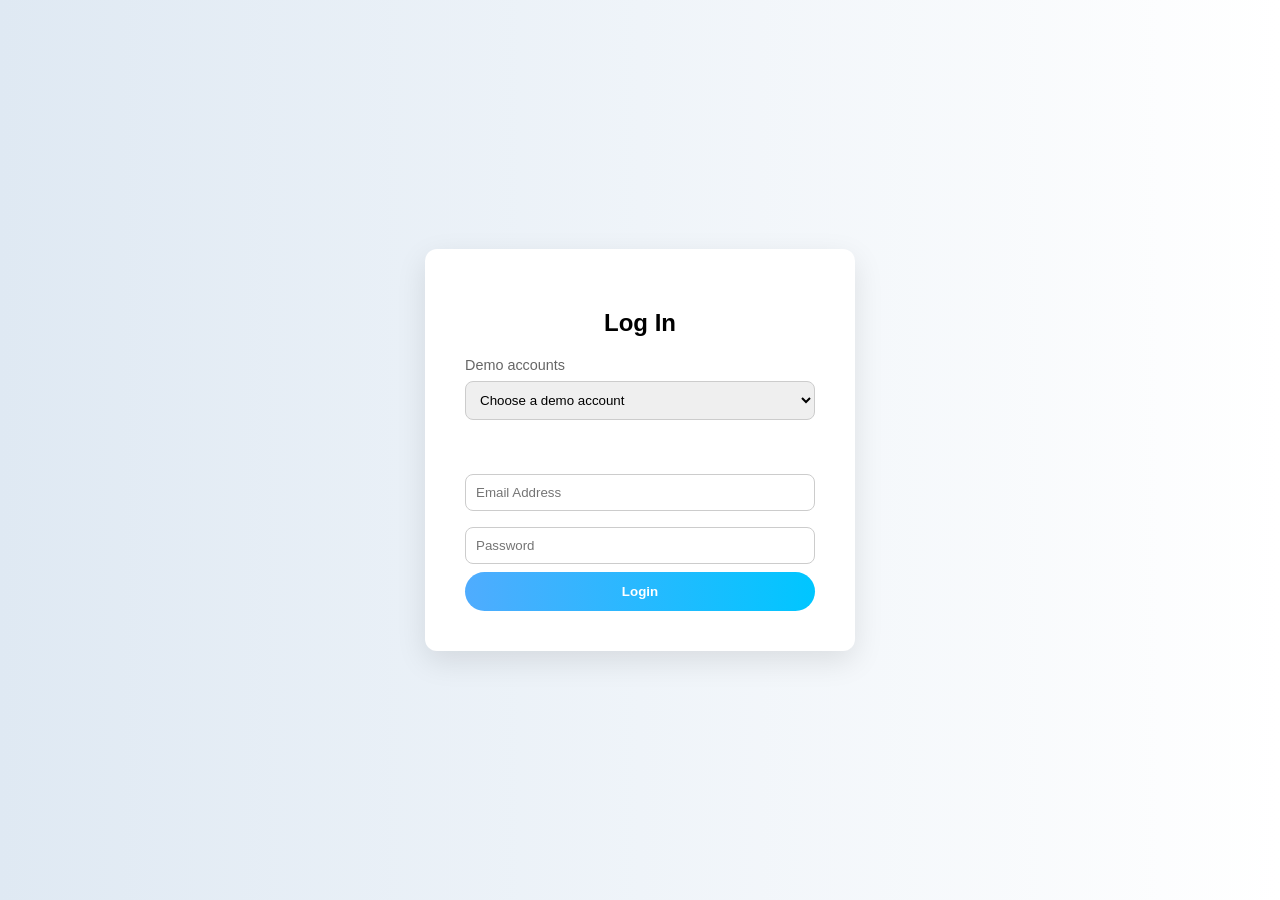
<file: index.html>
<!DOCTYPE html>
<html>

<head>
  <title>Login</title>
  <link rel="stylesheet" href="CSS/styles.css">
</head>

<body>

<div class="container">

  <div class="card">

    <h2>Log In</h2>

    <label for="demoSelect" class="field-label">Demo accounts</label>
    <select id="demoSelect" class="field-select">
      <option value="">Choose a demo account</option>
      <option value="student">Student Demo</option>
    </select>
    <div id="statusMsg" class="status-message" aria-live="polite"></div>

    <input id="email" class="field-input" name="email" type="email" placeholder="Email Address" autocomplete="off" autocorrect="off" autocapitalize="none" spellcheck="false">
    <input id="password" class="field-input" type="password" placeholder="Password">
    <input type="hidden" id="role" value="">
    <button id="loginBtn" type="button">Login</button>

  </div>

</div>

<script src="JS/script.js"></script>

</body>
</html>
</file>
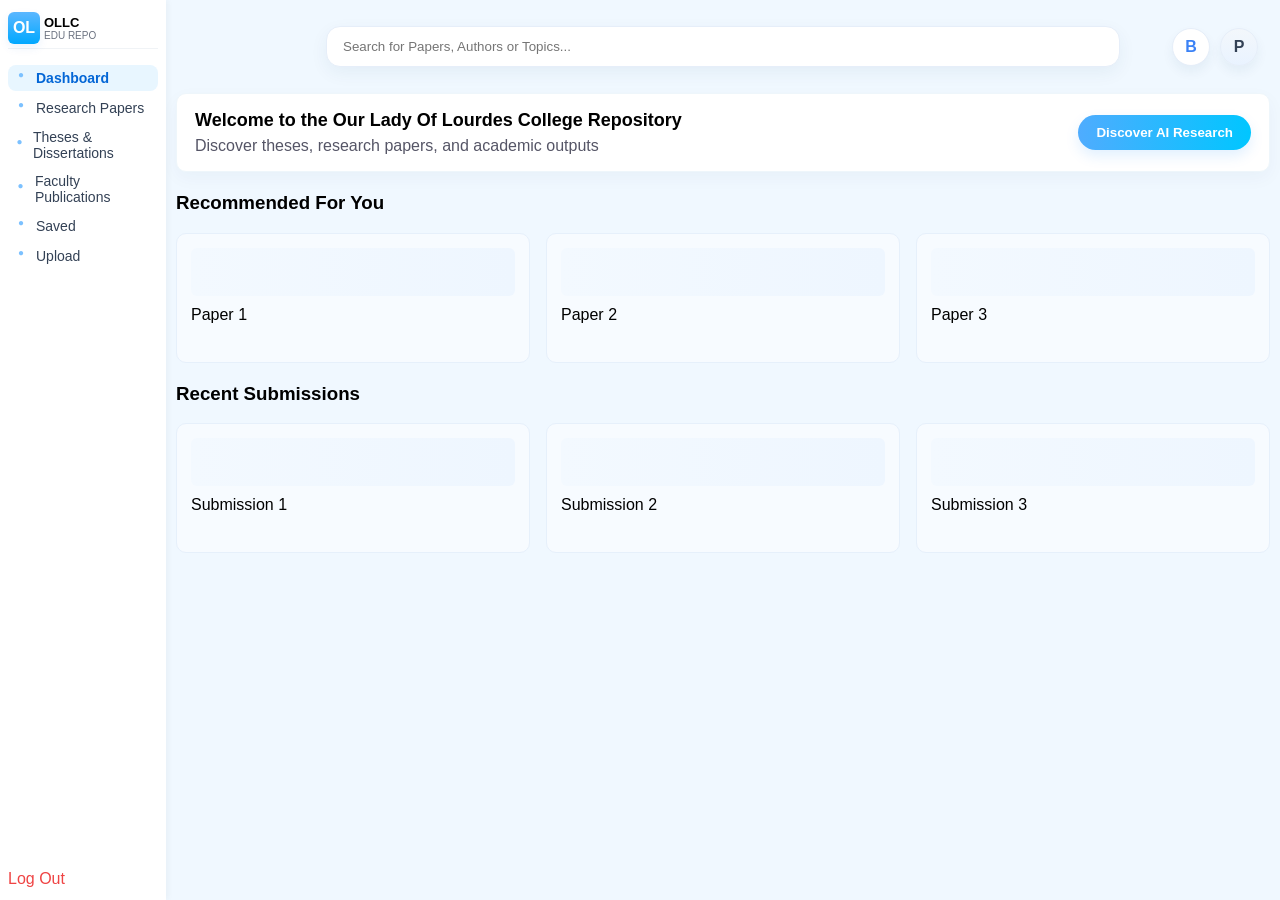
<file: dashboard.html>
<!DOCTYPE html>
<html>

<head>
  <title>Dashboard</title>
  <link rel="stylesheet" href="CSS/styles.css">
</head>

<body>

<div class="dashboard">

  <aside class="sidebar">
    <div class="brand">
      <div class="logo-circle">OL</div>
      <div class="brand-text">
        <div class="brand-title">OLLC</div>
        <div class="brand-sub">EDU REPO</div>
      </div>
    </div>

    <nav class="nav">
      <a class="nav-item active" href="#">Dashboard</a>
      <a class="nav-item" href="research-papers.html">Research Papers</a>
      <a class="nav-item" href="theses&dissertations.html">Theses & Dissertations</a>
      <a class="nav-item" href="faculty.html">Faculty Publications</a>
      <a class="nav-item" href="save.html">Saved</a>
      <a class="nav-item" href="upload.html">Upload</a>
    </nav>

    <div class="sidebar-footer">
      <a href="index.html" class="logout">Log Out</a>
    </div>
  </aside>

  <main class="main">
    <div class="topbar">
      <input class="search top-search" type="text" placeholder="Search for Papers, Authors or Topics...">
      <div class="top-actions" aria-hidden="false">
        <div class="icon-bell" title="Notifications">B</div>
        <div class="icon-profile" title="Profile">P</div>
      </div>
    </div>

    <section class="hero">
      <div class="hero-left">
        <h3>Welcome to the Our Lady Of Lourdes College Repository</h3>
        <p>Discover theses, research papers, and academic outputs</p>
      </div>
      <div class="hero-right">
        <button class="discover-btn">Discover AI Research</button>
      </div>
    </section>

    <h3>Recommended For You</h3>
    <div class="card-grid recommended">
      <div class="card-item">Paper 1</div>
      <div class="card-item">Paper 2</div>
      <div class="card-item">Paper 3</div>
    </div>

    <h3>Recent Submissions</h3>
    <div class="card-grid recent">
      <div class="card-item">Submission 1</div>
      <div class="card-item">Submission 2</div>
      <div class="card-item">Submission 3</div>
    </div>
  </main>

</div>

</body>
</html>
</file>
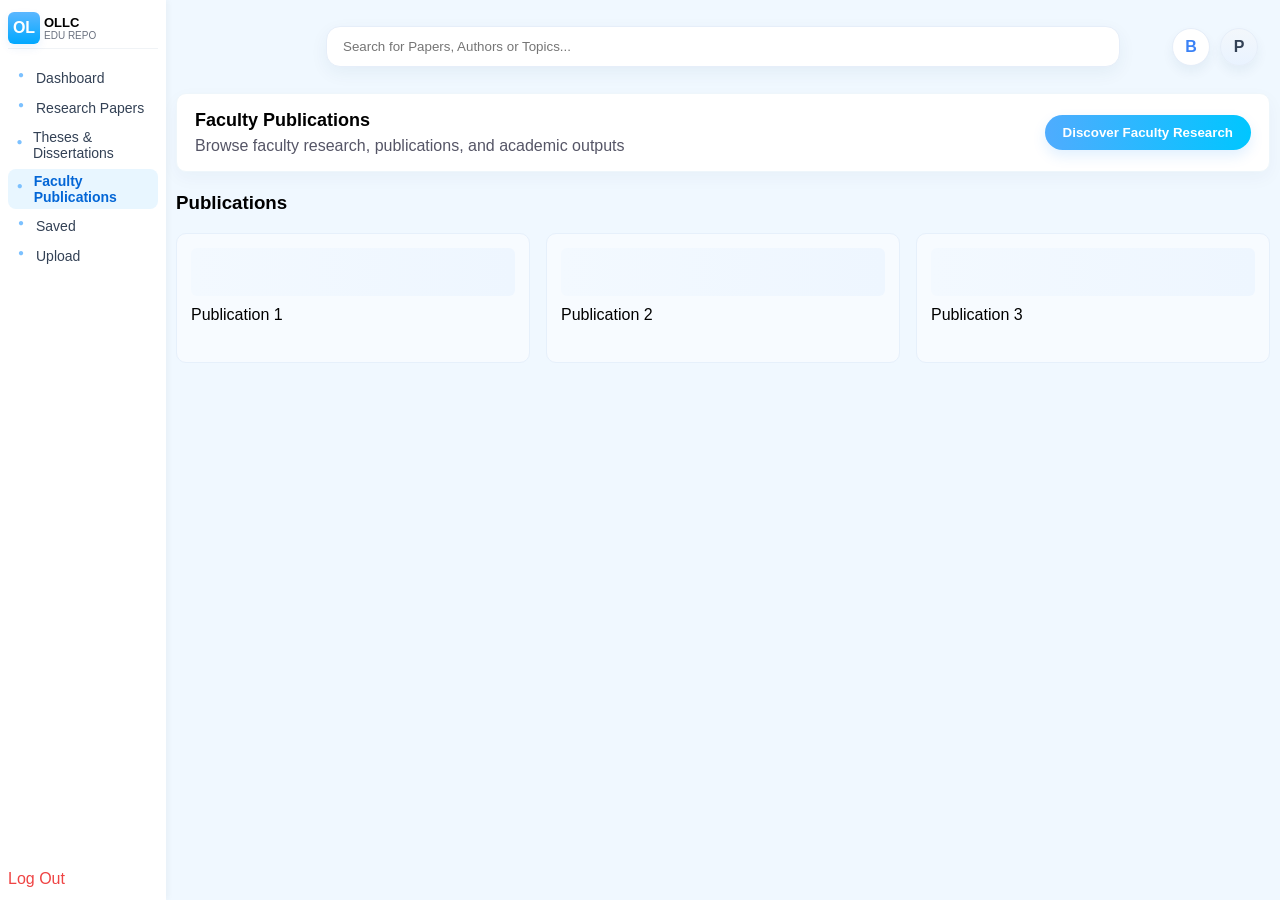
<file: faculty.html>
<!DOCTYPE html>
<html>

<head>
  <title>Faculty Publications</title>
  <link rel="stylesheet" href="CSS/styles.css">
</head>

<body>

<div class="dashboard">

  <aside class="sidebar">
    <div class="brand">
      <div class="logo-circle">OL</div>
      <div class="brand-text">
        <div class="brand-title">OLLC</div>
        <div class="brand-sub">EDU REPO</div>
      </div>
    </div>

    <nav class="nav">
      <a class="nav-item" href="dashboard.html">Dashboard</a>
      <a class="nav-item" href="research-papers.html">Research Papers</a>
      <a class="nav-item" href="theses&dissertations.html">Theses & Dissertations</a>
      <a class="nav-item active" href="#">Faculty Publications</a>
      <a class="nav-item" href="save.html">Saved</a>
      <a class="nav-item" href="upload.html">Upload</a>
    </nav>

    <div class="sidebar-footer">
      <a href="index.html" class="logout">Log Out</a>
    </div>
  </aside>

  <main class="main">
    <div class="topbar">
      <input class="search top-search" type="text" placeholder="Search for Papers, Authors or Topics...">
      <div class="top-actions" aria-hidden="false">
        <div class="icon-bell" title="Notifications">B</div>
        <div class="icon-profile" title="Profile">P</div>
      </div>
    </div>

    <section class="hero">
      <div class="hero-left">
        <h3>Faculty Publications</h3>
        <p>Browse faculty research, publications, and academic outputs</p>
      </div>
      <div class="hero-right">
        <button class="discover-btn">Discover Faculty Research</button>
      </div>
    </section>

    <h3>Publications</h3>
    <div class="card-grid recommended">
      <div class="card-item">Publication 1</div>
      <div class="card-item">Publication 2</div>
      <div class="card-item">Publication 3</div>
    </div>

  </main>

</div>

</body>
</html>
</file>
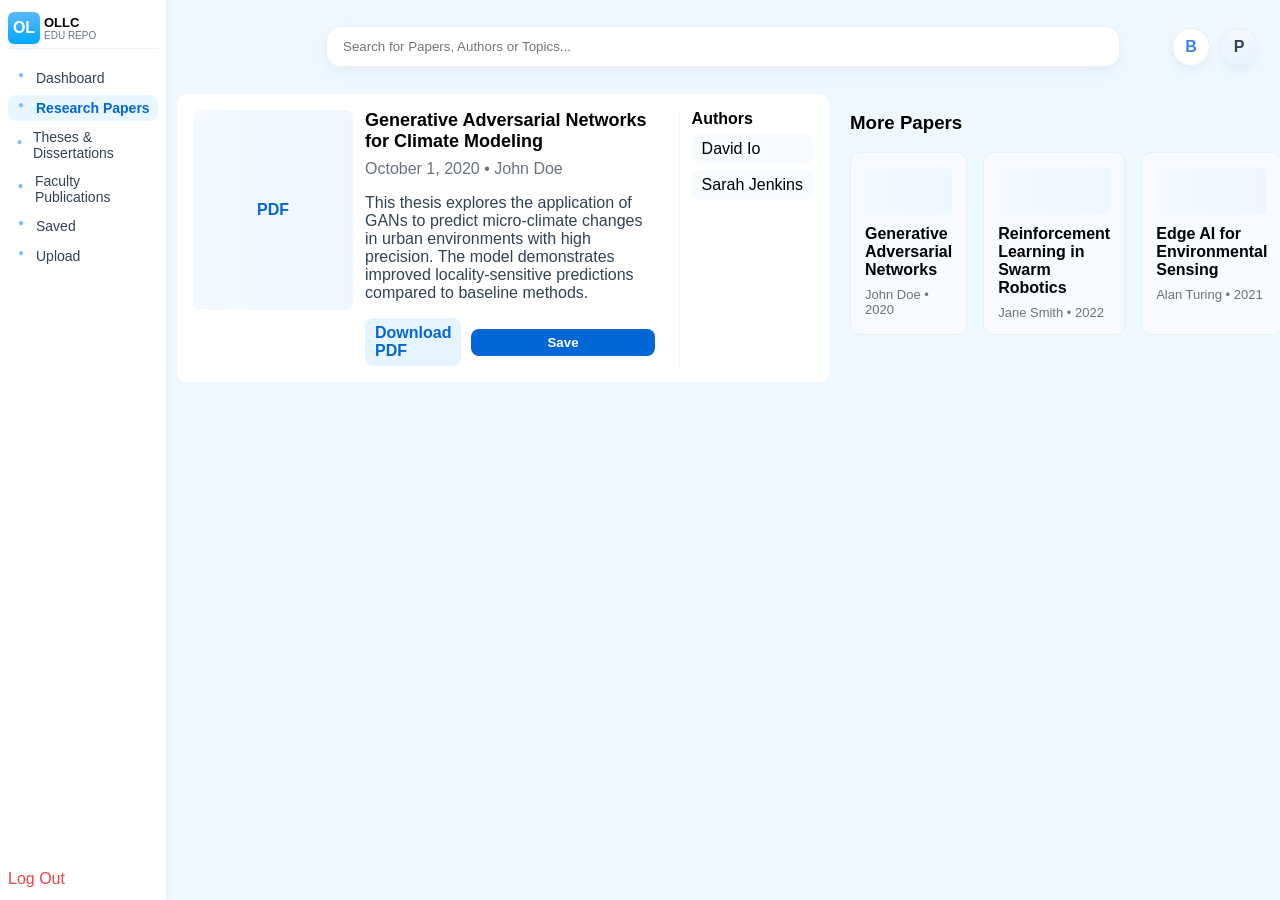
<file: research-papers.html>
<!DOCTYPE html>
<html>

<head>
	<title>Research Papers</title>
	<link rel="stylesheet" href="CSS/styles.css">
	<meta charset="utf-8">
</head>

<body>

<div class="dashboard">

	<aside class="sidebar">
		<div class="brand">
			<div class="logo-circle">OL</div>
			<div class="brand-text">
				<div class="brand-title">OLLC</div>
				<div class="brand-sub">EDU REPO</div>
			</div>
		</div>

		<nav class="nav">
			<a class="nav-item" href="dashboard.html">Dashboard</a>
			<a class="nav-item active" href="#">Research Papers</a>
			<a class="nav-item" href="theses&dissertations.html">Theses & Dissertations</a>
			<a class="nav-item" href="faculty.html">Faculty Publications</a>
			<a class="nav-item" href="save.html">Saved</a>
			<a class="nav-item" href="upload.html">Upload</a>
		</nav>

		<div class="sidebar-footer">
			<a href="index.html" class="logout">Log Out</a>
		</div>
	</aside>

	<main class="main">
		<div class="topbar">
			<input class="search top-search" type="text" placeholder="Search for Papers, Authors or Topics...">
			<div class="top-actions" aria-hidden="false">
				<div class="icon-bell" title="Notifications">B</div>
				<div class="icon-profile" title="Profile">P</div>
			</div>
		</div>

		<section class="paper-view">
			<div class="paper-left">
				<div class="paper-card">
					<div class="paper-thumb">PDF</div>
					<div class="paper-content">
						<h2 class="paper-title">Generative Adversarial Networks for Climate Modeling</h2>
						<div class="paper-meta">October 1, 2020 • John Doe</div>
						<p class="paper-abstract">This thesis explores the application of GANs to predict micro-climate changes in urban environments with high precision. The model demonstrates improved locality-sensitive predictions compared to baseline methods.</p>
						<div class="paper-actions">
							<a class="card-cta" href="#">Download PDF</a>
							<button class="save-btn" type="button">Save</button>
						</div>
					</div>
					<div class="paper-authors">
						<div class="authors-title">Authors</div>
						<div class="author">David Io</div>
						<div class="author">Sarah Jenkins</div>
					</div>
				</div>
			</div>

			<div class="paper-right">
				<h3>More Papers</h3>
				<div class="card-grid recent">
					<div class="card-item" data-id="paper-gan">
						<div class="card-title">Generative Adversarial Networks</div>
						<div class="card-meta">John Doe • 2020</div>
					</div>
					<div class="card-item" data-id="paper-rl">
						<div class="card-title">Reinforcement Learning in Swarm Robotics</div>
						<div class="card-meta">Jane Smith • 2022</div>
					</div>
					<div class="card-item" data-id="paper-edgeai">
						<div class="card-title">Edge AI for Environmental Sensing</div>
						<div class="card-meta">Alan Turing • 2021</div>
					</div>
				</div>
			</div>
		</section>
	</main>

</div>

</body>
</html>
</file>
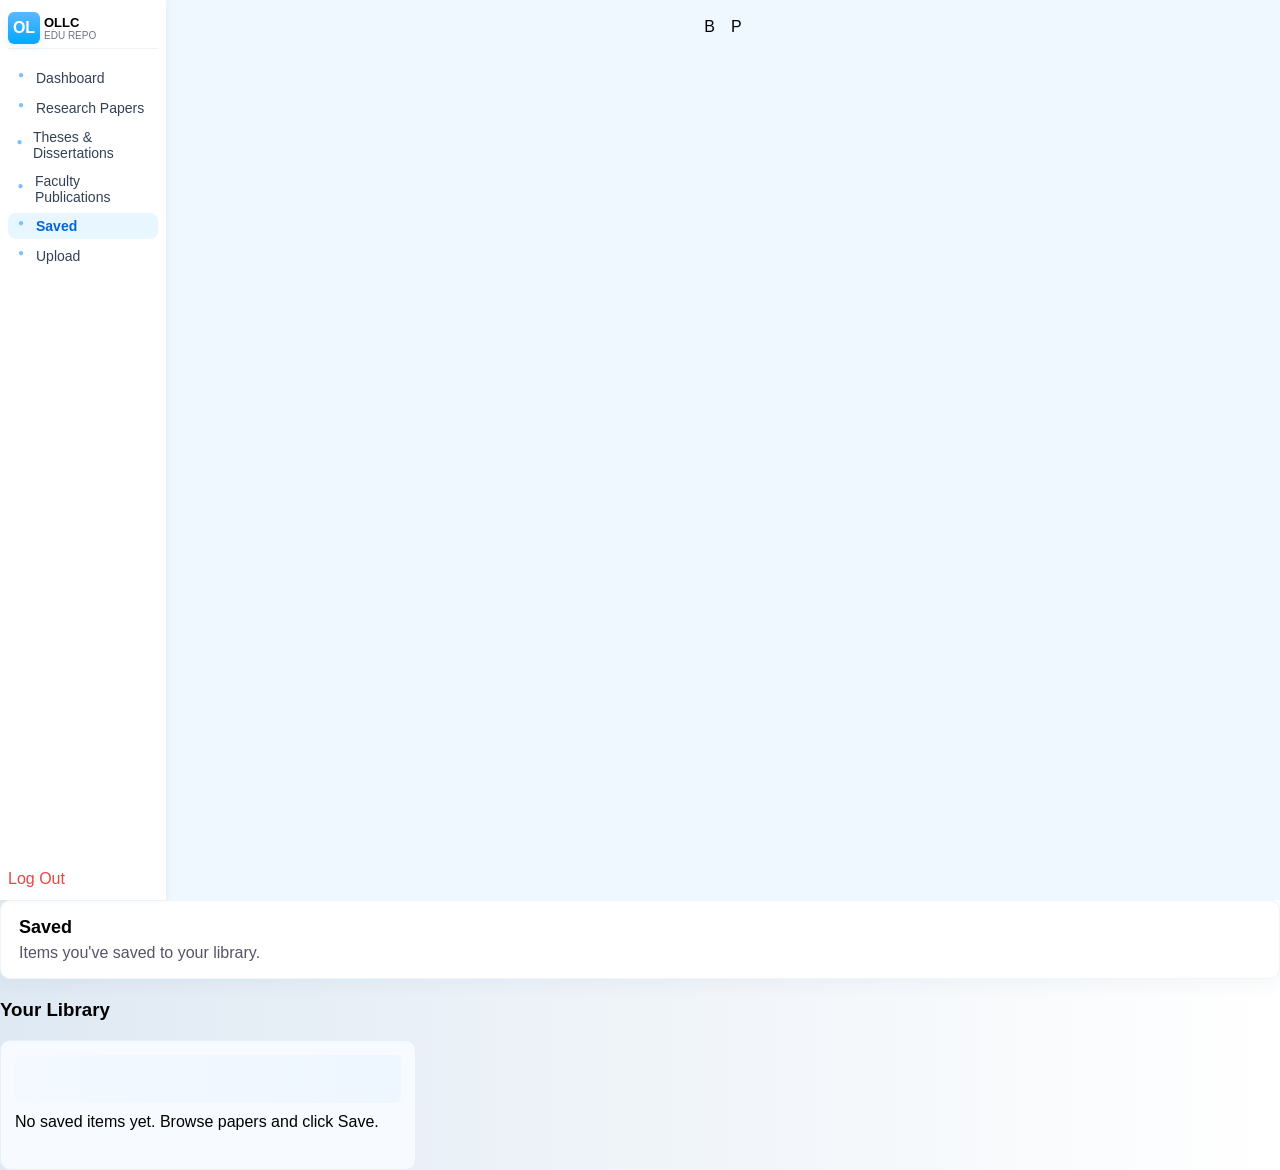
<file: save.html>
<!DOCTYPE html>
<html>

<head>
  <title>Saved</title>
  <link rel="stylesheet" href="CSS/styles.css">
</head>

<body>

<div class="dashboard">

  <aside class="sidebar">
    <div class="brand">
      <div class="logo-circle">OL</div>
      <div class="brand-text">
        <div class="brand-title">OLLC</div>
        <div class="brand-sub">EDU REPO</div>
      </div>
    </div>

    <nav class="nav">
      <a class="nav-item" href="dashboard.html">Dashboard</a>
      <a class="nav-item" href="research-papers.html">Research Papers</a>
      <a class="nav-item" href="theses&dissertations.html">Theses & Dissertations</a>
      <a class="nav-item" href="faculty.html">Faculty Publications</a>
      <a class="nav-item active" href="#">Saved</a>
      <a class="nav-item" href="upload.html">Upload</a>
    </nav>

    <div class="sidebar-footer">
      <a href="index.html" class="logout">Log Out</a>
    </div>
  </aside>

  <main class="main">
    <div class="topbar">
        <div class="icon-bell" title="Notifications">B</div>
        <div class="icon-profile" title="Profile">P</div>
      </div>
    </div>

    <section class="hero">
      <div class="hero-left">
        <h3>Saved</h3>
        <p>Items you've saved to your library.</p>
      </div>
    </section>

    <h3>Your Library</h3>
    <div id="savedList" class="card-grid recent">
    </div>
  </main>

</div>

<script src="JS/script.js"></script>
</body>
</html>
</file>
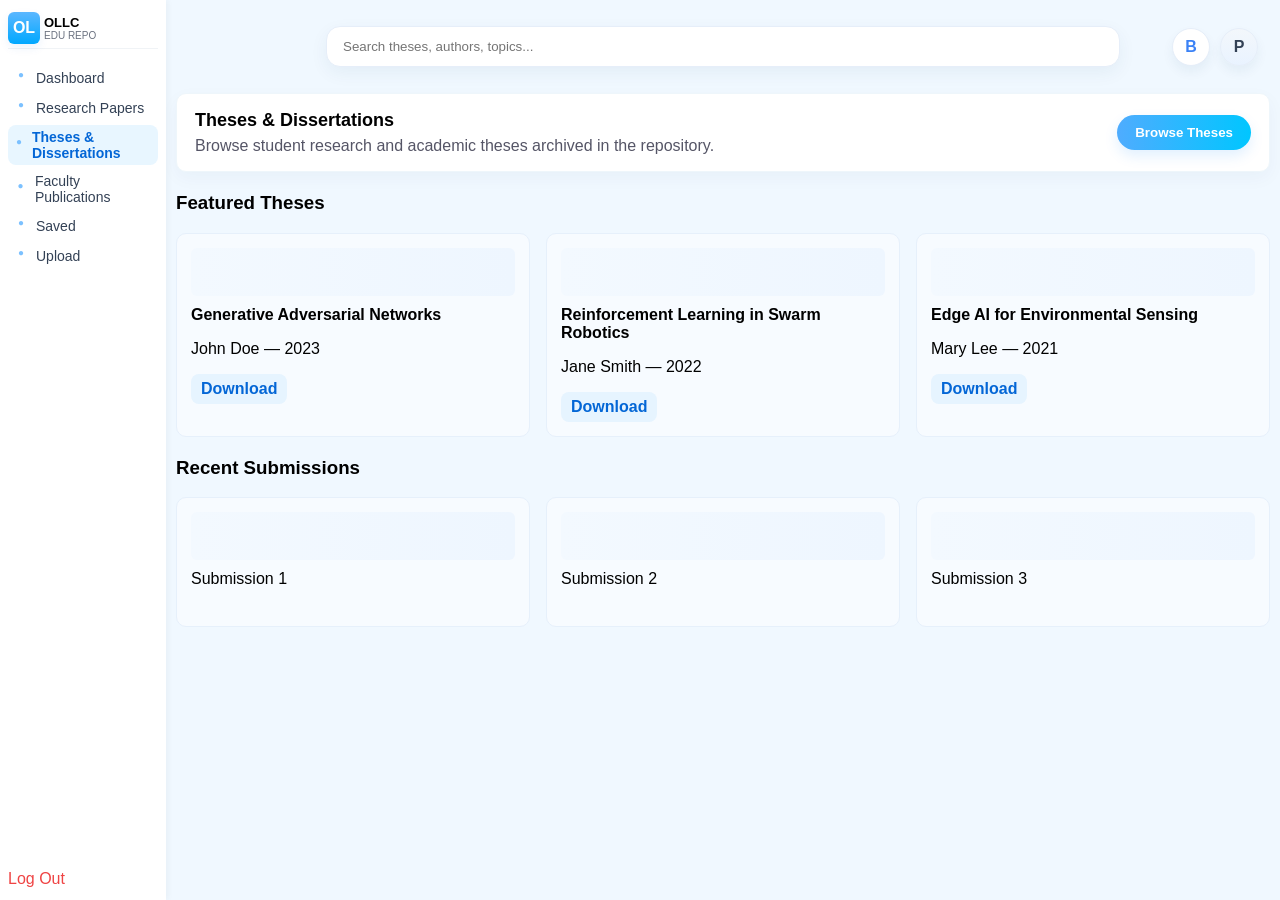
<file: theses&dissertations.html>
<!DOCTYPE html>
<html>

<head>
  <title>Theses & Dissertations</title>
  <link rel="stylesheet" href="CSS/styles.css">
</head>

<body>

<div class="dashboard">

  <aside class="sidebar">
    <div class="brand">
      <div class="logo-circle">OL</div>
      <div class="brand-text">
        <div class="brand-title">OLLC</div>
        <div class="brand-sub">EDU REPO</div>
      </div>
    </div>

    <nav class="nav">
      <a class="nav-item" href="dashboard.html">Dashboard</a>
      <a class="nav-item" href="research-papers.html">Research Papers</a>
      <a class="nav-item active" href="#">Theses & Dissertations</a>
      <a class="nav-item" href="faculty.html">Faculty Publications</a>
      <a class="nav-item" href="save.html">Saved</a>
      <a class="nav-item" href="upload.html">Upload</a>
    </nav>

    <div class="sidebar-footer">
      <a href="index.html" class="logout">Log Out</a>
    </div>
  </aside>

  <main class="main">
    <div class="topbar">
      <input class="search top-search" type="text" placeholder="Search theses, authors, topics...">
      <div class="top-actions" aria-hidden="false">
        <div class="icon-bell" title="Notifications">B</div>
        <div class="icon-profile" title="Profile">P</div>
      </div>
    </div>

    <section class="hero">
      <div class="hero-left">
        <h3>Theses & Dissertations</h3>
        <p>Browse student research and academic theses archived in the repository.</p>
      </div>
      <div class="hero-right">
        <button class="discover-btn">Browse Theses</button>
      </div>
    </section>

    <h3>Featured Theses</h3>
    <div class="card-grid recommended">
      <div class="card-item">
        <strong>Generative Adversarial Networks</strong>
        <p>John Doe — 2023</p>
        <a class="card-cta" href="#">Download</a>
      </div>
      <div class="card-item">
        <strong>Reinforcement Learning in Swarm Robotics</strong>
        <p>Jane Smith — 2022</p>
        <a class="card-cta" href="#">Download</a>
      </div>
      <div class="card-item">
        <strong>Edge AI for Environmental Sensing</strong>
        <p>Mary Lee — 2021</p>
        <a class="card-cta" href="#">Download</a>
      </div>
    </div>

    <h3>Recent Submissions</h3>
    <div class="card-grid recent">
      <div class="card-item">Submission 1</div>
      <div class="card-item">Submission 2</div>
      <div class="card-item">Submission 3</div>
    </div>

  </main>

</div>

</body>
</html>
</file>
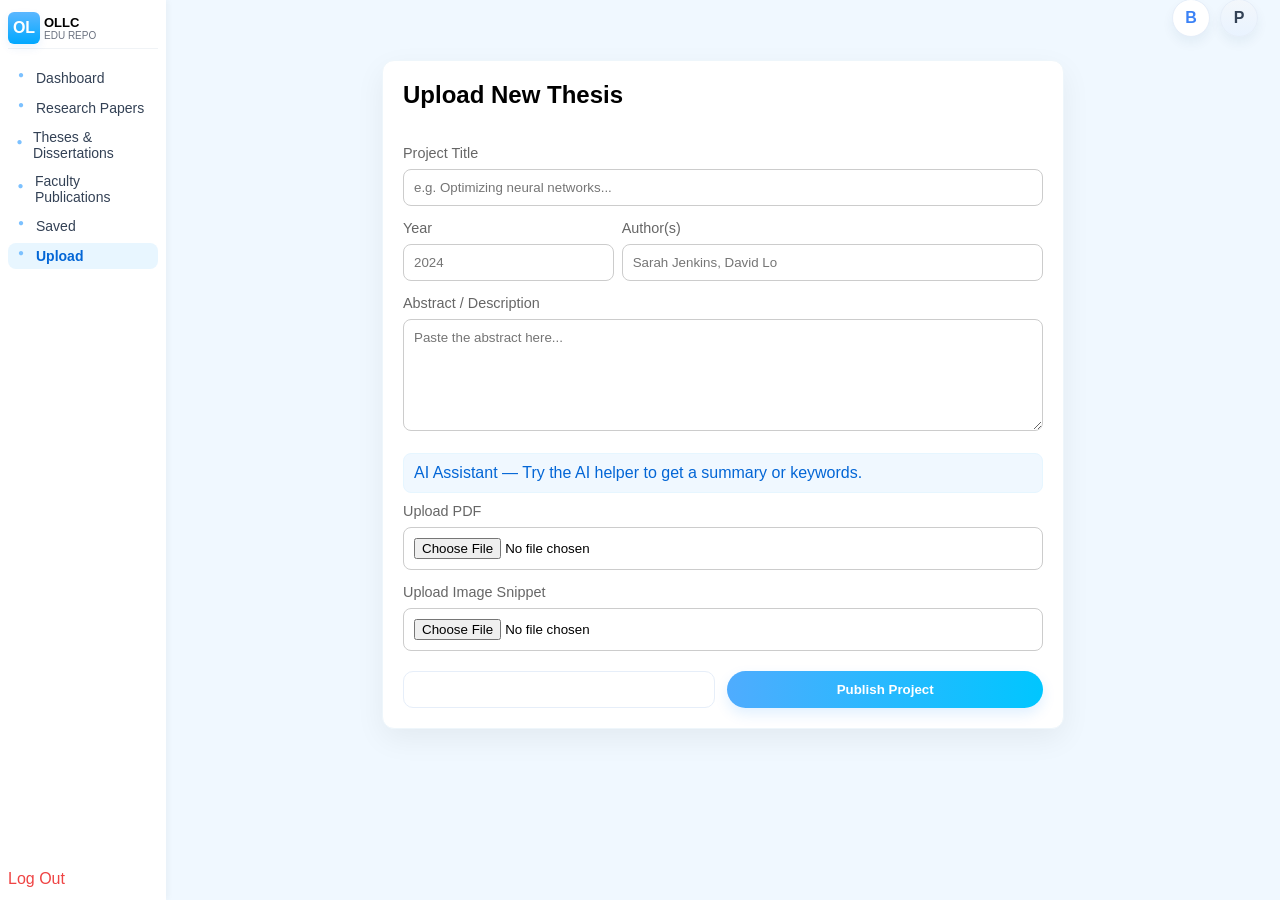
<file: upload.html>
<!DOCTYPE html>
<html>

<head>
  <title>Upload Thesis</title>
  <link rel="stylesheet" href="CSS/styles.css">
  <meta charset="utf-8">
  <meta name="viewport" content="width=device-width, initial-scale=1">
</head>

<body>

  <div class="dashboard">

    <aside class="sidebar">
      <div class="brand">
        <div class="logo-circle">OL</div>
        <div class="brand-text">
          <div class="brand-title">OLLC</div>
          <div class="brand-sub">EDU REPO</div>
        </div>
      </div>

      <nav class="nav">
        <a class="nav-item" href="dashboard.html">Dashboard</a>
        <a class="nav-item" href="research-papers.html">Research Papers</a>
        <a class="nav-item" href="theses&dissertations.html">Theses & Dissertations</a>
        <a class="nav-item" href="faculty.html">Faculty Publications</a>
        <a class="nav-item" href="save.html">Saved</a>
        <a class="nav-item active" href="#">Upload</a>
      </nav>

      <div class="sidebar-footer">
        <a href="index.html" class="logout">Log Out</a>
      </div>
    </aside>

    <main class="main">
      <div class="topbar">
        <div class="top-actions" aria-hidden="false">
          <div class="icon-bell" title="Notifications">B</div>
          <div class="icon-profile" title="Profile">P</div>
        </div>
      </div>

      <section class="upload-area">
        <div class="upload-card">
          <h2>Upload New Thesis</h2>
          <div id="uploadStatus" class="status-message"></div>

          <form id="uploadForm">
            <label class="field-label">Project Title</label>
            <input class="field-input" type="text" name="title" placeholder="e.g. Optimizing neural networks..." required>

            <div style="display:flex;gap:8px;">
              <div style="flex:1">
                <label class="field-label">Year</label>
                <input class="field-input" type="text" name="year" placeholder="2024">
              </div>
              <div style="flex:2">
                <label class="field-label">Author(s)</label>
                <input class="field-input" type="text" name="authors" placeholder="Sarah Jenkins, David Lo">
              </div>
            </div>

            <label class="field-label">Abstract / Description</label>
            <textarea class="field-input" name="abstract" rows="6" placeholder="Paste the abstract here..."></textarea>

            <div class="ai-assist">AI Assistant — Try the AI helper to get a summary or keywords.</div>

            <label class="field-label">Upload PDF</label>
            <input class="field-input" type="file" name="pdfFile" accept="application/pdf">

            <label class="field-label">Upload Image Snippet</label>
            <input class="field-input" type="file" name="imageFile" accept="image/*">

            <div style="display:flex;justify-content:flex-end;gap:12px;margin-top:12px;">
              <button id="cancelBtn" type="button" class="btn-light">Cancel</button>
              <button id="publishBtn" type="submit" class="discover-btn">Publish Project</button>
            </div>
          </form>
        </div>
      </section>

    </main>

  </div>

  <script>
    
    (function(){
      const form = document.getElementById('uploadForm');
      const status = document.getElementById('uploadStatus');
      const cancel = document.getElementById('cancelBtn');

      function showStatus(msg, type){
        if(!status) return;
        status.textContent = msg;
        status.classList.remove('status-success','status-error');
        status.classList.add(type==='success' ? 'status-success' : 'status-error');
        clearTimeout(window._uploadStatusTimeout);
        window._uploadStatusTimeout = setTimeout(()=>{ status.textContent=''; status.classList.remove('status-success','status-error'); }, 3000);
      }

      cancel.addEventListener('click', function(){ window.location.href='dashboard.html'; });

      form.addEventListener('submit', function(e){
        e.preventDefault();
        const data = new FormData(form);
        const project = { title: data.get('title')||'Untitled', year: data.get('year'), authors: data.get('authors'), abstract: data.get('abstract'), date: new Date().toISOString() };
        try{
          const key = 'ollc_uploaded_projects_v1';
          const list = JSON.parse(localStorage.getItem(key)||'[]');
          list.unshift(project);
          localStorage.setItem(key, JSON.stringify(list));
          showStatus('Project published successfully.', 'success');
          setTimeout(()=> window.location.href='dashboard.html', 800);
        }catch(err){
          showStatus('Failed to save project.', 'error');
        }

      });

    })();

  </script>

</body>
</html>
</file>
<file: CSS/styles.css>
/* GLOBAL */
body {
  margin: 0;
  font-family: 'Segoe UI', sans-serif;
  background: linear-gradient(to right, #dfe9f3, #ffffff);
}

.container {
  display: flex;
  justify-content: center;
  align-items: center;
  height: 100vh;
}

/* FORM CARD */
.card {
  background: white;
  padding: 40px;
  border-radius: 12px;
  width: 350px;
  box-shadow: 0 10px 30px rgba(0,0,0,0.1);
}

.card h2 {
  text-align: center;
  margin-bottom: 20px;
}

input {
  width: 100%;
  padding: 10px;
  margin: 8px 0;
  border-radius: 8px;
  border: 1px solid #ccc;
}

/* Ensure demo dropdown and inputs match widths and padding */
.field-select,
.field-input {
  width: 100%;
  padding: 10px;
  margin: 8px 0;
  border-radius: 8px;
  border: 1px solid #ccc;
  box-sizing: border-box;
  font-family: inherit;
}

/* Status message shown above the email field (replaces alert popups) */
.status-message {
  min-height: 20px;
  margin: 6px 0 6px 0;
  font-size: 0.95em;
  text-align: left;
}
.status-success {
  color: #0b6623;
  background: rgba(11,102,35,0.06);
  padding: 8px 10px;
  border-radius: 8px;
}
.status-error {
  color: #7a1414;
  background: rgba(122,20,20,0.05);
  padding: 8px 10px;
  border-radius: 8px;
}

/* Input highlight states for success / error */
.input-success {
  border-color: #0b6623 !important;
  box-shadow: 0 0 0 4px rgba(11,102,35,0.06) !important;
}
.input-error {
  border-color: #7a1414 !important;
  box-shadow: 0 0 0 4px rgba(122,20,20,0.06) !important;
}

.field-label {
  display: block;
  margin-top: 6px;
  font-size: 0.9em;
  color: #666;
}

/* add extra space between demo dropdown and email field */
.field-select {
  margin-bottom: 14px;
}

button {
  width: 100%;
  padding: 12px;
  border: none;
  border-radius: 25px;
  background: linear-gradient(to right, #4facfe, #00c6ff);
  color: white;
  font-weight: bold;
  cursor: pointer;
}

button:hover {
  opacity: 0.9;
}

/* DASHBOARD */
.dashboard {
  display: flex;
}

/* Dashboard layout */
.dashboard {
  min-height: 100vh;
}

.sidebar {
  width: 150px;
  background: #ffffff;
  /* let the sidebar grow with page height so the whole page scrolls (avoid inner scrolling) */
  padding: 12px 8px;
  box-shadow: 2px 0 6px rgba(0,0,0,0.04);
  display: flex;
  flex-direction: column;
  justify-content: flex-start;
  position: relative;
  overflow: visible;
}

.brand {
  display: flex;
  align-items: center;
  gap: 4px;
  padding-bottom: 4px;
  border-bottom: 1px solid #f0f3f6;
  margin-bottom: 4px;
}
.logo-circle {
  width: 32px;
  height: 32px;
  border-radius: 6px;
  background: linear-gradient(180deg,#5bb7ff,#00a8ff);
  color: #fff;
  display: flex;
  align-items: center;
  justify-content: center;
  font-weight:700;
  box-shadow: 0 4px 10px rgba(3,102,214,0.08);
}
.brand-title { font-weight:700; font-size:13px; }
.brand-sub { font-size:10px; color:#6b7280; }

.nav { margin-top: 8px; }
.nav-item {
  display: flex;
  align-items: center;
  gap: 6px;
  padding: 4px 6px;
  margin: 4px 0;
  border-radius: 8px;
  color: #334155;
  text-decoration: none;
  font-size: 14px;
}
.nav-item:hover { background: #f6fbff; }
.nav-item.active { background: #e8f6ff; color: #0366d6; font-weight:600; }

/* simple icon placeholder on nav items */
.nav-item::before {
  content: "\25CF"; /* circle */
  display: inline-block;
  width: 18px;
  height: 18px;
  text-align: center;
  color: #7cc1ff;
  font-size: 10px;
  margin-left: -2px;
}

.sidebar-footer { margin-top: auto; padding-top: 8px; }
.logout { color: #ef4444; text-decoration:none; }

.main {
  flex: 1;
  padding: 18px 10px;
  background: #f0f8ff; /* softer bluish background matching screenshot */
}

.topbar {
  display: flex;
  justify-content: space-between;
  align-items: center;
  gap: 16px;
  margin-bottom: 18px;
}
.topbar h2 { margin: 0; font-size:20px; color:#0f172a; }
.search { padding:10px 12px; border-radius:10px; border:1px solid #e6eef9; box-shadow: inset 0 1px 0 rgba(255,255,255,0.6); }

/* Top floating search bar (separate from hero card) */
.topbar { display:flex; justify-content:center; }
.topbar .top-search {
  width: 760px;
  max-width: calc(100% - 40px);
  background: #ffffff;
  padding: 12px 16px;
  border-radius: 14px;
  border: 1px solid #e6eef9;
  box-shadow: 0 6px 18px rgba(12,63,103,0.06);
  outline: none;
}

/* Hero-left width to match the search width */
.hero-left { max-width: 760px; }

/* Top-right action placeholders (bell + profile) */
.topbar { position: relative; }
.top-actions {
  position: absolute;
  right: 12px;
  top: 50%;
  transform: translateY(-50%);
  display: flex;
  gap: 10px;
  align-items: center;
}
.top-actions .icon-bell,
.top-actions .icon-profile {
  width: 36px;
  height: 36px;
  border-radius: 50%;
  background: #ffffff;
  display: inline-flex;
  align-items: center;
  justify-content: center;
  font-weight: 700;
  color: #3b82f6;
  border: 1px solid #e6eef9;
  box-shadow: 0 6px 12px rgba(12,63,103,0.06);
}
.top-actions .icon-profile {
  background: linear-gradient(180deg,#f3f7fb,#e9f3ff);
  color: #334155;
}

/* Hero / welcome card */
.hero {
  display:flex;
  justify-content:space-between;
  align-items:center;
  background:#ffffff;
  padding:16px 18px;
  border-radius:10px;
  box-shadow: 0 6px 18px rgba(12,63,103,0.04);
  margin-bottom:20px;
  border: 1px solid #eef6fb;
}
.hero-left h3 { margin:0 0 6px 0; font-size:18px; }
.hero-left p { margin:0; color:#6b7280; }
.hero-left h3 { margin:0 0 6px 0; font-size:18px; }
.hero-left p { margin:0; color:#556; }
.discover-btn { background: linear-gradient(90deg,#4facfe,#00c6ff); color:#fff; padding:10px 18px; border-radius:999px; border:none; font-weight:600; box-shadow: 0 6px 14px rgba(4,132,255,0.12); }

/* Card grids */
.card-grid { display: grid; grid-template-columns: repeat(3, 1fr); gap: 16px; margin-top:12px; }
.card-grid.recommended { margin-bottom: 20px; }
.card-item { background: #f7fbff; padding: 14px; border-radius: 10px; box-shadow: none; min-height:100px; border: 1px solid #e6f0fb; }

/* inside a card: simulate thumbnail area and action */
.card-item::before {
  content: "";
  display: block;
  height: 48px;
  width: 100%;
  background: linear-gradient(90deg,#f3f9ff,#eef6ff);
  border-radius: 6px;
  margin-bottom:10px;
}
.card-cta { display:inline-block; background:#e6f4ff; color:#0366d6; padding:6px 10px; border-radius:8px; font-weight:600; text-decoration:none; }

/* Save button and saved state */
.save-btn { background: #0366d6; color: #fff; border: none; padding: 6px 10px; border-radius: 8px; cursor: pointer; font-weight:600; }
.save-btn.saved { background: #e6f4ff; color: #0366d6; font-weight:700; }
.card-item .card-title { font-weight:700; margin-bottom:8px; }
.card-item .card-meta { color:#6b7280; font-size:13px; margin-top:6px; }

/* Research paper viewer layout */
.paper-view { display:flex; gap:20px; }
.paper-left { flex: 1; }
.paper-right { width: 420px; }
.paper-card { background:#ffffff; border:1px solid #eef6fb; padding:16px; border-radius:10px; display:flex; gap:12px; }
.paper-thumb { width:160px; height:200px; background:linear-gradient(90deg,#f3f9ff,#eef6ff); border-radius:8px; display:flex; align-items:center; justify-content:center; color:#0366d6; font-weight:700; }
.paper-content { flex:1; }
.paper-title { margin:0 0 8px 0; font-size:18px; }
.paper-meta { color:#6b7280; margin-bottom:10px; }
.paper-abstract { color:#334155; }
.paper-actions { margin-top:12px; display:flex; gap:10px; align-items:center; }
.paper-authors { margin-left:12px; border-left:1px solid #f0f6fb; padding-left:12px; }
.authors-title { font-weight:700; margin-bottom:6px; }
.author { background:#f7fbff; padding:6px 10px; border-radius:8px; margin-bottom:6px; }

/* Upload card styles */
.upload-area { display:flex; justify-content:center; }
.upload-card { width:640px; background:#ffffff; border:1px solid #eef6fb; padding:20px; border-radius:12px; box-shadow: 0 10px 30px rgba(0,0,0,0.06); margin:24px 0; }
.upload-card h2 { margin:0 0 10px 0; }
.ai-assist { background: #f0f8ff; border:1px solid #e6f6ff; padding:10px; border-radius:8px; color:#0366d6; margin:10px 0; }
.btn-light { background:#ffffff; border:1px solid #e6eef9; padding:10px 14px; border-radius:10px; cursor:pointer; }
.btn-light:hover { background:#fbfdff; }

/* Make dashboard responsive */
@media (max-width: 900px) {
  .dashboard { flex-direction: column; }
  .sidebar { width: 100%; height: auto; flex-direction:row; gap:12px; }
  .main { padding: 16px; }
  .topbar { flex-direction: column; align-items:flex-start; }
  .search { width: 100%; }
  .card-grid { grid-template-columns: repeat(1, 1fr); }
}
</file>
